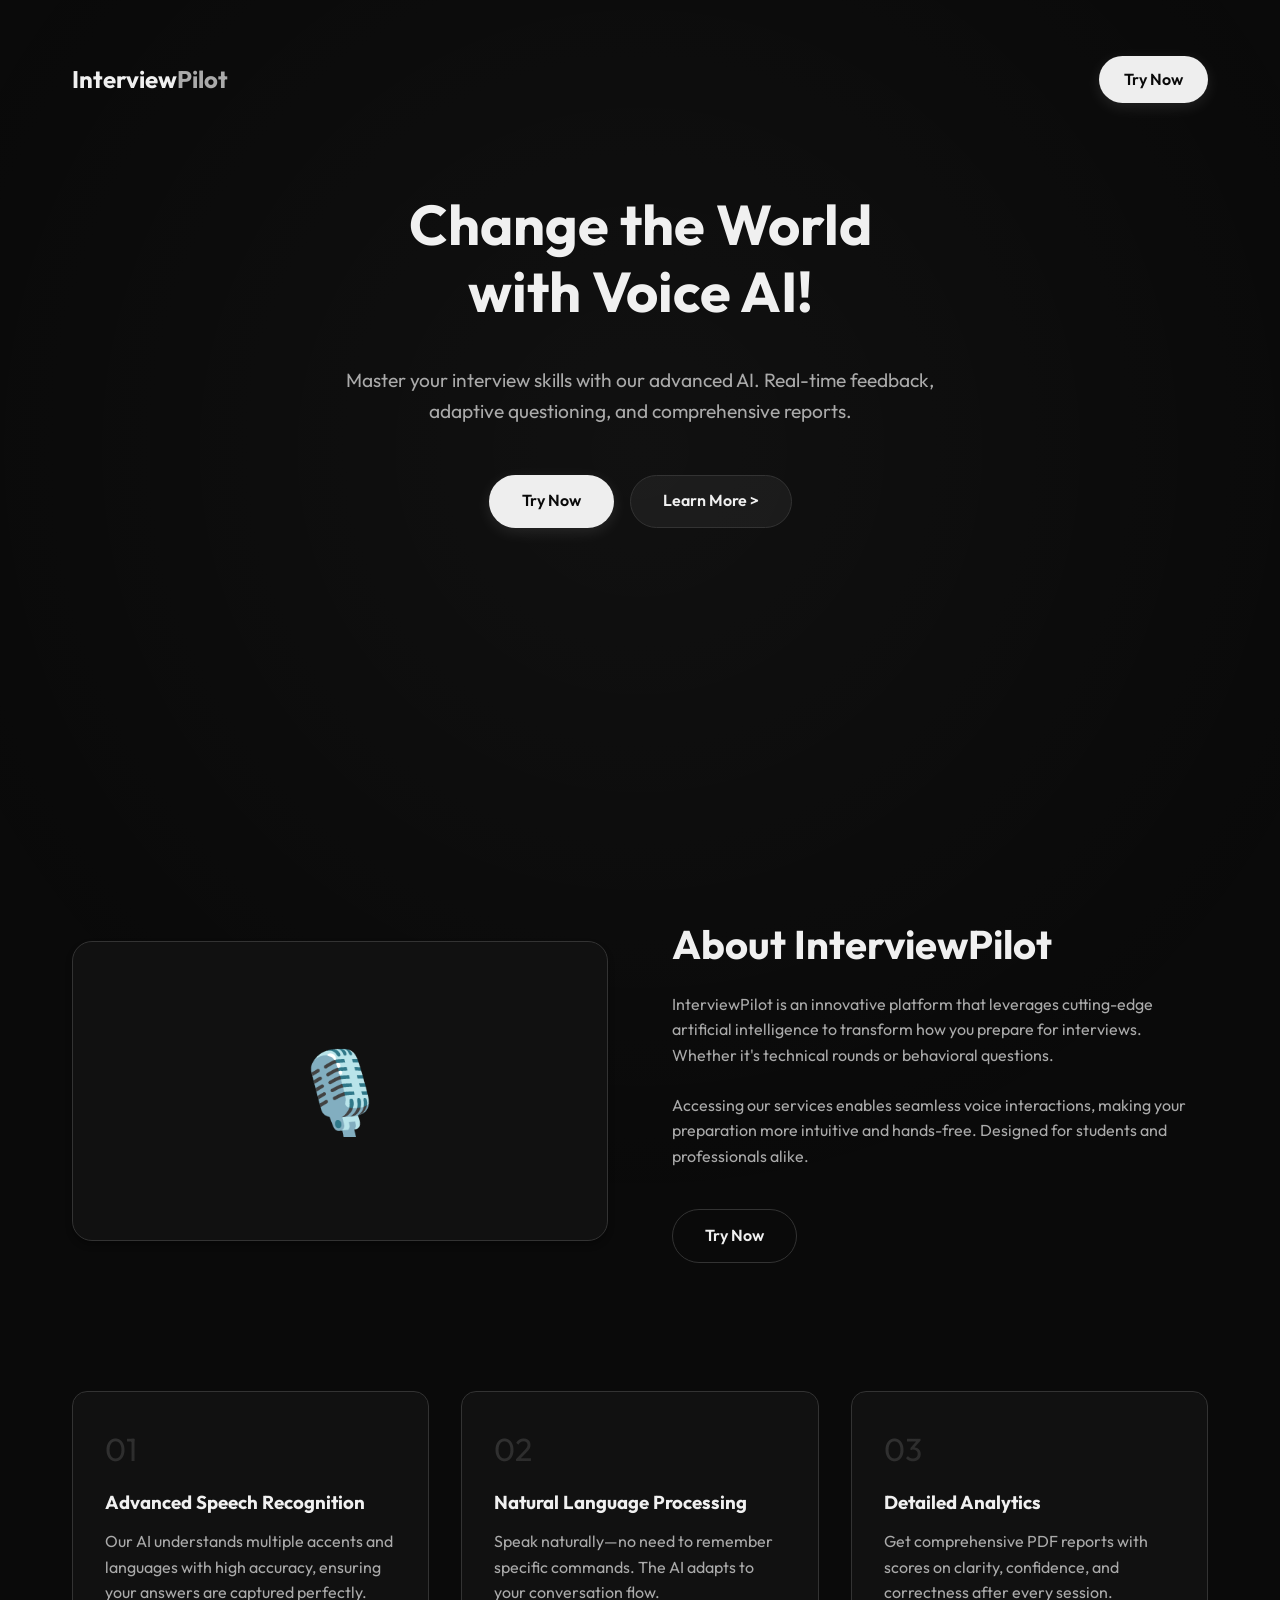
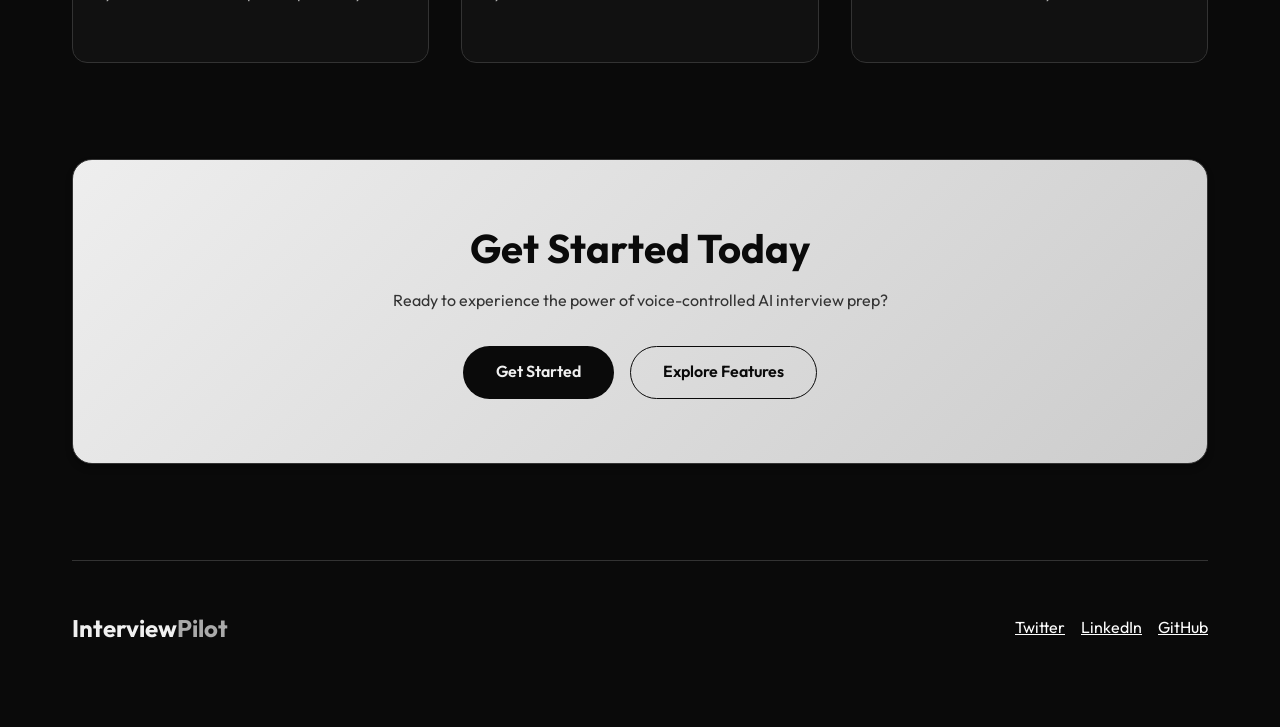
<file: static/index.html>
<!DOCTYPE html>
<html lang="en">
<head>
    <meta charset="UTF-8">
    <meta name="viewport" content="width=device-width, initial-scale=1.0">
    <title>AI Interview Pilot - Setup</title>
    <link rel="stylesheet" href="./css/style.css">
</head>
<body>
    <div class="container">
        <!-- Navbar -->
        <nav style="display: flex; justify-content: space-between; align-items: center; padding: 1.5rem 0;">
            <div style="font-size: 1.5rem; font-weight: 700; color: var(--text-color);">Interview<span style="color: var(--text-muted);">Pilot</span></div>
            <div class="nav-links" style="display: flex; gap: 2rem; align-items: center;">
                <a href="/try.html" class="btn btn-primary" style="padding: 0.6rem 1.5rem;">Try Now</a>
            </div>
        </nav>

        <!-- Hero Section -->
        <section class="hero-section">
  
            <h1>Change the World<br>with Voice AI!</h1>
            <p style="font-size: 1.2rem; max-width: 600px; margin: 1.5rem auto 3rem;">
                Master your interview skills with our advanced AI. Real-time feedback, adaptive questioning, and comprehensive reports.
            </p>
            <div style="display: flex; gap: 1rem; justify-content: center;">
                <a href="/try.html" class="btn btn-primary">Try Now</a>
                <a href="#features" class="btn" style="background: rgba(255,255,255,0.05); border: 1px solid var(--border-color); color: var(--text-color);">Learn More ></a>
            </div>

            <!-- Waveform Visual -->
            <div style="margin-top: 4rem; width: 100%; height: 200px; background: url('https://upload.wikimedia.org/wikipedia/commons/c/c0/Sound_wave.svg') no-repeat center center; background-size: contain; opacity: 0.5; filter: invert(1) drop-shadow(0 0 10px var(--text-muted));"></div>
        </section>

        <!-- About Section -->
        <section id="about" style="padding: 4rem 0; display: grid; grid-template-columns: 1fr 1fr; gap: 4rem; align-items: center;">
            <div class="glass-card" style="height: 300px; display: flex; align-items: center; justify-content: center;">
                <div style="font-size: 5rem;">🎙️</div>
            </div>
            <div>
                <h2 style="margin-bottom: 1.5rem;">About InterviewPilot</h2>
                <p>
                    InterviewPilot is an innovative platform that leverages cutting-edge artificial intelligence to transform how you prepare for interviews. Whether it's technical rounds or behavioral questions.
                </p>
                <p>
                    Accessing our services enables seamless voice interactions, making your preparation more intuitive and hands-free. Designed for students and professionals alike.
                </p>
                <a href="/try.html" class="btn" style="border: 1px solid var(--border-color); color: var(--text-color); margin-top: 1rem;">Try Now</a>
            </div>
        </section>

        <!-- Features Grid -->
        <section id="features" class="features-grid">
            <div class="feature-card">
                <div class="feature-icon">01</div>
                <h3>Advanced Speech Recognition</h3>
                <p>Our AI understands multiple accents and languages with high accuracy, ensuring your answers are captured perfectly.</p>
            </div>
            <div class="feature-card">
                <div class="feature-icon">02</div>
                <h3>Natural Language Processing</h3>
                <p>Speak naturally—no need to remember specific commands. The AI adapts to your conversation flow.</p>
            </div>
            <div class="feature-card">
                <div class="feature-icon">03</div>
                <h3>Detailed Analytics</h3>
                <p>Get comprehensive PDF reports with scores on clarity, confidence, and correctness after every session.</p>
            </div>
        </section>

        <!-- CTA Section -->
        <section style="margin: 6rem 0; text-align: center;">
            <div class="glass-card" style="background: var(--primary-gradient); padding: 4rem 2rem; position: relative; overflow: hidden;">
                <h2 style="color: var(--bg-color); margin-bottom: 1rem;">Get Started Today</h2>
                <p style="color: var(--secondary-color); margin-bottom: 2rem;">Ready to experience the power of voice-controlled AI interview prep?</p>
                <div style="display: flex; gap: 1rem; justify-content: center;">
                    <a href="/try.html" class="btn" style="background: var(--bg-color); color: var(--text-color);">Get Started</a>
                    <a href="#features" class="btn" style="border: 1px solid var(--bg-color); color: var(--bg-color);">Explore Features</a>
                </div>
            </div>
        </section>

        <!-- Footer -->
        <footer style="border-top: 1px solid var(--border-color); padding: 3rem 0; margin-top: 4rem; display: flex; justify-content: space-between; align-items: center;">
            <div style="font-size: 1.5rem; font-weight: 700; color: var(--text-color);">Interview<span style="color: var(--text-muted);">Pilot</span></div>
            <div style="display: flex; gap: 1rem;">
                <a href="#" style="color: white;">Twitter</a>
                <a href="#" style="color: white;">LinkedIn</a>
                <a href="#" style="color: white;">GitHub</a>
            </div>
        </footer>
    </div>
</body>
</html>
</file>
<file: static/css/style.css>
@import url('https://fonts.googleapis.com/css2?family=Outfit:wght@300;400;500;600;700&display=swap');

:root {
    /* Primary Theme Colors */
    --bg-color: #0a0a0a;
    --text-color: #f0f0f0;
    --primary-color: #eeeeee;
    --primary-foreground: #0a0a0a;
    
    /* Secondary & Accent */
    --secondary-color: #333333;
    --secondary-foreground: #f0f0f0;
    --accent-color: #222222;
    --accent-foreground: #f0f0f0;
    
    /* UI Components */
    --card-bg: #111111;
    --card-foreground: #f0f0f0;
    --popover-bg: #111111;
    --popover-foreground: #f0f0f0;
    --muted-bg: #1a1a1a;
    --text-muted: #aaaaaa;
    
    /* Utility & Form */
    --border-color: #333333;
    --input-bg: #333333;
    --ring-color: #eeeeee;
    
    /* Status */
    --destructive: #ef4444;
    --destructive-foreground: #ffffff;
    --success-color: #22c55e; /* Kept for success states */
    
    /* Sidebar */
    --sidebar-bg: #000000;
    --sidebar-foreground: #f0f0f0;
    --sidebar-border: #1a1a1a;

    /* Derived for compatibility */
    --glass-bg: rgba(255, 255, 255, 0.03);
    --glass-border: var(--border-color);
    --primary-gradient: linear-gradient(135deg, #eeeeee 0%, #cccccc 100%); /* Monochromatic gradient */
    --secondary-gradient: linear-gradient(135deg, #333333 0%, #111111 100%);
}

* {
    box-sizing: border-box;
    margin: 0;
    padding: 0;
}

body {
    font-family: 'Outfit', sans-serif;
    background-color: var(--bg-color);
    color: var(--text-color);
    line-height: 1.6;
    overflow-x: hidden;
}

/* Background Effects */
body::before {
    content: '';
    position: fixed;
    top: -50%;
    left: -50%;
    width: 200%;
    height: 200%;
    background: radial-gradient(circle at center, rgba(255, 255, 255, 0.03) 0%, transparent 50%);
    z-index: -1;
    pointer-events: none;
}

/* Typography */
h1, h2, h3, h4, h5, h6 {
    font-weight: 700;
    line-height: 1.2;
    margin-bottom: 1rem;
    color: var(--text-color);
}

h1 {
    font-size: 3.5rem;
    background: none;
    -webkit-text-fill-color: var(--text-color);
    color: var(--text-color);
}

h2 {
    font-size: 2.5rem;
}

p {
    color: var(--text-muted);
    margin-bottom: 1.5rem;
}

/* Layout */
.container {
    max-width: 1200px;
    margin: 0 auto;
    padding: 2rem;
}

.hero-section {
    display: flex;
    flex-direction: column;
    align-items: center;
    text-align: center;
    padding: 4rem 0;
    min-height: 80vh;
    justify-content: center;
}

/* Components */
.btn {
    display: inline-block;
    padding: 0.8rem 2rem;
    border-radius: 50px;
    font-weight: 600;
    text-decoration: none;
    cursor: pointer;
    transition: all 0.3s ease;
    border: 1px solid transparent;
    font-size: 1rem;
}

.btn-primary {
    background: var(--primary-color);
    color: var(--primary-foreground);
    box-shadow: 0 4px 15px rgba(255, 255, 255, 0.1);
}

.btn-primary:hover {
    transform: translateY(-2px);
    box-shadow: 0 6px 20px rgba(255, 255, 255, 0.2);
    background: #ffffff;
}

.glass-card {
    background: var(--card-bg);
    border: 1px solid var(--border-color);
    border-radius: 20px;
    padding: 2rem;
    box-shadow: 0 4px 6px rgba(0, 0, 0, 0.3);
}

/* Forms */
input[type="text"], 
input[type="file"] {
    width: 100%;
    padding: 1rem;
    background: var(--input-bg);
    border: 1px solid var(--border-color);
    border-radius: 10px;
    color: var(--text-color);
    margin-bottom: 1rem;
    transition: border-color 0.3s ease;
}

input[type="text"]:focus {
    outline: none;
    border-color: var(--ring-color);
    box-shadow: 0 0 0 2px rgba(238, 238, 238, 0.1);
}

/* Features Grid */
.features-grid {
    display: grid;
    grid-template-columns: repeat(auto-fit, minmax(300px, 1fr));
    gap: 2rem;
    margin-top: 4rem;
}

.feature-card {
    background: var(--card-bg);
    padding: 2rem;
    border-radius: 15px;
    border: 1px solid var(--glass-border);
    transition: transform 0.3s ease;
}

.feature-card:hover {
    transform: translateY(-5px);
    border-color: var(--accent-color);
}

.feature-icon {
    font-size: 2rem;
    margin-bottom: 1rem;
    background: var(--secondary-gradient);
    -webkit-background-clip: text;
    -webkit-text-fill-color: transparent;
}

/* Interview Interface Specifics */
.interview-container {
    display: grid;
    grid-template-columns: 1fr 300px;
    gap: 2rem;
    height: calc(100vh - 4rem);
}

.main-feed {
    position: relative;
    background: #000;
    border-radius: 20px;
    overflow: hidden;
    border: 1px solid var(--glass-border);
    display: flex;
    align-items: center;
    justify-content: center;
}

.avatar-placeholder {
    width: 200px;
    height: 200px;
    border-radius: 50%;
    background: var(--glass-bg);
    display: flex;
    align-items: center;
    justify-content: center;
    font-size: 4rem;
    border: 2px solid var(--accent-color);
    animation: pulse 2s infinite;
}

@keyframes pulse {
    0% { box-shadow: 0 0 0 0 rgba(168, 85, 247, 0.4); }
    70% { box-shadow: 0 0 0 20px rgba(168, 85, 247, 0); }
    100% { box-shadow: 0 0 0 0 rgba(168, 85, 247, 0); }
}

.sidebar {
    display: flex;
    flex-direction: column;
    gap: 1rem;
}

.user-video-container {
    width: 100%;
    height: 200px;
    background: #000;
    border-radius: 15px;
    overflow: hidden;
    border: 2px solid var(--glass-border);
    position: relative;
}

#user-video {
    width: 100%;
    height: 100%;
    object-fit: cover;
    transform: scaleX(-1);
}

.status-indicator {
    border: 2px solid #f57c00;
}

@keyframes pulse {
    0% { box-shadow: 0 0 0 0 rgba(211, 47, 47, 0.4); }
    70% { box-shadow: 0 0 0 10px rgba(211, 47, 47, 0); }
    100% { box-shadow: 0 0 0 0 rgba(211, 47, 47, 0); }
}

/* Interview Specific */
.header {
    display: flex;
    justify-content: space-between;
    align-items: center;
    margin-bottom: 2rem;
}

.avatar-section {
    display: flex;
    flex-direction: column;
    align-items: center;
    margin-bottom: 2rem;
}

.avatar-circle {
    width: 120px;
    height: 120px;
    background-color: #e5e7eb;
    border-radius: 50%;
    display: flex;
    justify-content: center;
    align-items: center;
    font-size: 2rem;
    font-weight: bold;
    color: #6b7280;
    margin-bottom: 1rem;
}

.speech-bubble {
    background-color: #eff6ff;
    padding: 1rem;
    border-radius: 1rem;
    border-top-left-radius: 0;
    max-width: 80%;
    text-align: center;
}

.controls-section {
    display: flex;
    flex-direction: column;
    align-items: center;
    gap: 1rem;
}

#recording-status {
    color: var(--danger-color);
    font-weight: bold;
    animation: pulse 1.5s infinite;
}

@keyframes pulse {
    0% { opacity: 1; }
    50% { opacity: 0.5; }
    100% { opacity: 1; }
}

.feedback-section {
    margin-top: 2rem;
    padding: 1rem;
    background-color: #f0fdf4;
    border: 1px solid #bbf7d0;
    border-radius: 0.5rem;
}
</file>
